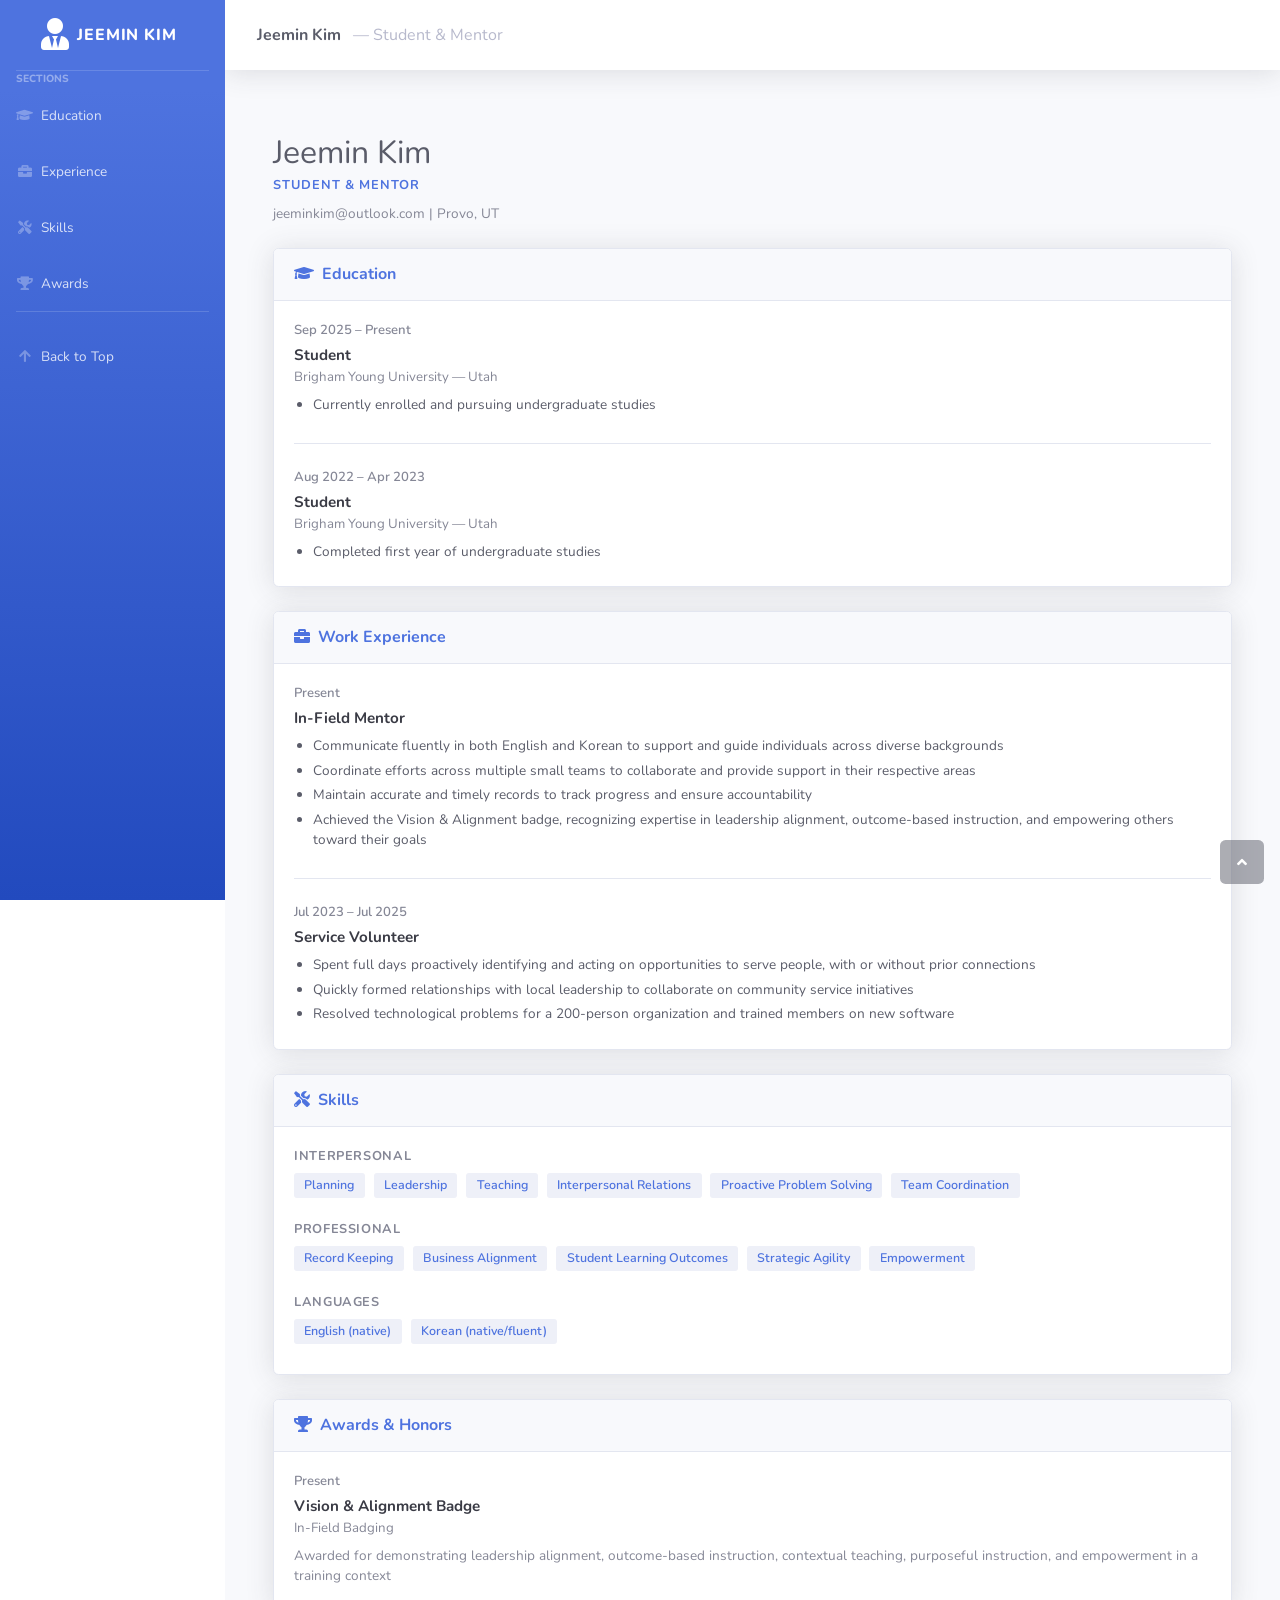
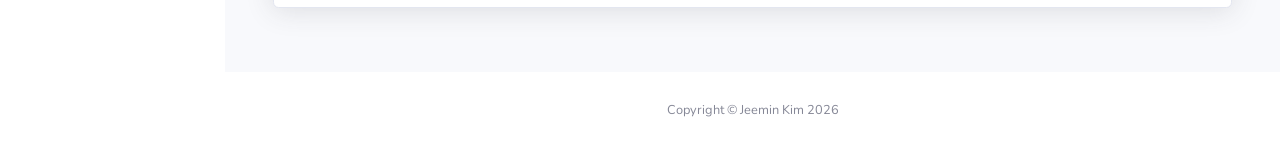
<file: index.html>
<!DOCTYPE html>
<html lang="en">

<head>
    <meta charset="utf-8">
    <meta http-equiv="X-UA-Compatible" content="IE=edge">
    <meta name="viewport" content="width=device-width, initial-scale=1, shrink-to-fit=no">
    <meta name="description" content="Jeemin Kim - Resume">
    <meta name="author" content="Jeemin Kim">

    <title>Jeemin Kim - Resume</title>

    <!-- Custom fonts -->
    <link href="vendor/fontawesome-free/css/all.min.css" rel="stylesheet" type="text/css">
    <link href="https://fonts.googleapis.com/css?family=Nunito:200,200i,300,300i,400,400i,600,600i,700,700i,800,800i,900,900i" rel="stylesheet">

    <!-- SB Admin 2 CSS -->
    <link href="css/sb-admin-2.min.css" rel="stylesheet">
    <link href="css/customtyle.css" rel="stylesheet">

</head>

<body id="page-top">

    <!-- Page Wrapper -->
    <div id="wrapper">

        <!-- Sidebar -->
        <ul class="navbar-nav bg-gradient-primary sidebar sidebar-dark accordion" id="accordionSidebar">

            <!-- Sidebar Brand -->
            <a class="sidebar-brand d-flex align-items-center justify-content-center" href="index.html">
                <div class="sidebar-brand-icon">
                    <i class="fas fa-user-tie"></i>
                </div>
                <div class="sidebar-brand-text mx-2">Jeemin Kim</div>
            </a>

            <hr class="sidebar-divider my-0">

            <!-- Sections -->
            <div class="sidebar-heading">Sections</div>

            <li class="nav-item">
                <a class="nav-link" href="#education">
                    <i class="fas fa-fw fa-graduation-cap"></i>
                    <span>Education</span>
                </a>
            </li>

            <li class="nav-item">
                <a class="nav-link" href="#experience">
                    <i class="fas fa-fw fa-briefcase"></i>
                    <span>Experience</span>
                </a>
            </li>

            <li class="nav-item">
                <a class="nav-link" href="#skills">
                    <i class="fas fa-fw fa-tools"></i>
                    <span>Skills</span>
                </a>
            </li>

            <li class="nav-item">
                <a class="nav-link" href="#awards">
                    <i class="fas fa-fw fa-trophy"></i>
                    <span>Awards</span>
                </a>
            </li>



            <hr class="sidebar-divider">

            <!-- Back to Top -->
            <li class="nav-item">
                <a class="nav-link" href="#page-top">
                    <i class="fas fa-fw fa-arrow-up"></i>
                    <span>Back to Top</span>
                </a>
            </li>

        </ul>
        <!-- End of Sidebar -->

        <!-- Content Wrapper -->
        <div id="content-wrapper" class="d-flex flex-column">

            <div id="content">

                <!-- Topbar -->
                <nav class="navbar navbar-expand navbar-light bg-white topbar mb-4 static-top shadow">
                    <div class="ml-3">
                        <span class="font-weight-bold text-dark">Jeemin Kim</span>
                        <span class="text-gray-500 ml-2">&mdash; Student &amp; Mentor</span>
                    </div>
                </nav>

                <!-- Page Content -->
                <div class="container-fluid">

                    <!-- Page Heading -->
                    <div class="mb-4">
                        <h1 class="h2 mb-1 text-gray-800">Jeemin Kim</h1>
                        <p class="mb-2" style="color:#4e73df; font-weight:700; font-size:0.8rem; letter-spacing:0.08em;">STUDENT &amp; MENTOR</p>
                        <div class="contact-bar">
                            <p>jeeminkim@outlook.com | Provo, UT</p>
                        </div>
                    </div>

                    <!-- Education -->
                    <div class="card shadow mb-4" id="education">
                        <div class="card-header py-3">
                            <h6 class="m-0 font-weight-bold text-primary">
                                <i class="fas fa-graduation-cap mr-1"></i> Education
                            </h6>
                        </div>
                        <div class="card-body">

                            <div class="resume-entry">
                                <div class="resume-entry-date">Sep 2025 – Present</div>
                                <div class="resume-entry-title">Student</div>
                                <div class="resume-entry-org">Brigham Young University — Utah</div>
                                <ul>
                                    <li>Currently enrolled and pursuing undergraduate studies</li>
                                </ul>
                            </div>

                            <div class="resume-entry">
                                <div class="resume-entry-date">Aug 2022 – Apr 2023</div>
                                <div class="resume-entry-title">Student</div>
                                <div class="resume-entry-org">Brigham Young University — Utah</div>
                                <ul>
                                    <li>Completed first year of undergraduate studies</li>
                                </ul>
                            </div>

                        </div>
                    </div>

                    <!-- Experience -->
                    <div class="card shadow mb-4" id="experience">
                        <div class="card-header py-3">
                            <h6 class="m-0 font-weight-bold text-primary">
                                <i class="fas fa-briefcase mr-1"></i> Work Experience
                            </h6>
                        </div>
                        <div class="card-body">

                            <div class="resume-entry">
                                <div class="resume-entry-date">Present</div>
                                <div class="resume-entry-title">In-Field Mentor</div>
                                <ul>
                                    <li>Communicate fluently in both English and Korean to support and guide individuals across diverse backgrounds</li>
                                    <li>Coordinate efforts across multiple small teams to collaborate and provide support in their respective areas</li>
                                    <li>Maintain accurate and timely records to track progress and ensure accountability</li>
                                    <li>Achieved the Vision &amp; Alignment badge, recognizing expertise in leadership alignment, outcome-based instruction, and empowering others toward their goals</li>
                                </ul>
                            </div>

                            <div class="resume-entry">
                                <div class="resume-entry-date">Jul 2023 – Jul 2025</div>
                                <div class="resume-entry-title">Service Volunteer</div>
                                <ul>
                                    <li>Spent full days proactively identifying and acting on opportunities to serve people, with or without prior connections</li>
                                    <li>Quickly formed relationships with local leadership to collaborate on community service initiatives</li>
                                    <li>Resolved technological problems for a 200-person organization and trained members on new software</li>
                                </ul>
                            </div>

                        </div>
                    </div>

                    <!-- Skills -->
                    <div class="card shadow mb-4" id="skills">
                        <div class="card-header py-3">
                            <h6 class="m-0 font-weight-bold text-primary">
                                <i class="fas fa-tools mr-1"></i> Skills
                            </h6>
                        </div>
                        <div class="card-body">

                            <div class="mb-3">
                                <div class="skill-category">Interpersonal</div>
                                <span class="skill-tag">Planning</span>
                                <span class="skill-tag">Leadership</span>
                                <span class="skill-tag">Teaching</span>
                                <span class="skill-tag">Interpersonal Relations</span>
                                <span class="skill-tag">Proactive Problem Solving</span>
                                <span class="skill-tag">Team Coordination</span>
                            </div>

                            <div class="mb-3">
                                <div class="skill-category">Professional</div>
                                <span class="skill-tag">Record Keeping</span>
                                <span class="skill-tag">Business Alignment</span>
                                <span class="skill-tag">Student Learning Outcomes</span>
                                <span class="skill-tag">Strategic Agility</span>
                                <span class="skill-tag">Empowerment</span>
                            </div>

                            <div class="mb-1">
                                <div class="skill-category">Languages</div>
                                <span class="skill-tag">English (native)</span>
                                <span class="skill-tag">Korean (native/fluent)</span>
                            </div>

                        </div>
                    </div>

                    <!-- Awards -->
                    <div class="card shadow mb-4" id="awards">
                        <div class="card-header py-3">
                            <h6 class="m-0 font-weight-bold text-primary">
                                <i class="fas fa-trophy mr-1"></i> Awards &amp; Honors
                            </h6>
                        </div>
                        <div class="card-body">

                            <div class="resume-entry">
                                <div class="resume-entry-date">Present</div>
                                <div class="resume-entry-title">Vision &amp; Alignment Badge</div>
                                <div class="resume-entry-org">In-Field Badging</div>
                                <p style="font-size:0.85rem; color:#858796; margin:0.25rem 0 0;">
                                    Awarded for demonstrating leadership alignment, outcome-based instruction, contextual teaching, purposeful instruction, and empowerment in a training context
                                </p>
                            </div>

                        </div>
                    </div>

                </div>
                <!-- /.container-fluid -->

            </div>
            <!-- End of Main Content -->

            <!-- Footer -->
            <footer class="sticky-footer bg-white">
                <div class="container my-auto">
                    <div class="copyright text-center my-auto">
                        <span>Copyright &copy; Jeemin Kim <span id="year"></span></span>
                    </div>
                </div>
            </footer>

        </div>
        <!-- End of Content Wrapper -->

    </div>
    <!-- End of Page Wrapper -->

    <!-- Scroll to Top Button -->
    <a class="scroll-to-top rounded" href="#page-top">
        <i class="fas fa-angle-up"></i>
    </a>

    <!-- Bootstrap core JavaScript -->
    <script src="vendor/jquery/jquery.min.js"></script>
    <script src="vendor/bootstrap/js/bootstrap.bundle.min.js"></script>
    <script src="vendor/jquery-easing/jquery.easing.min.js"></script>
    <script src="js/sb-admin-2.min.js"></script>

    <script>
        // Footer year
        document.getElementById('year').textContent = new Date().getFullYear();

        // Smooth scroll for anchor nav links
        document.querySelectorAll('.nav-link[href^="#"]').forEach(function(link) {
            link.addEventListener('click', function(e) {
                e.preventDefault();
                var target = document.querySelector(this.getAttribute('href'));
                if (target) target.scrollIntoView({ behavior: 'smooth', block: 'start' });
            });
        });
    </script>

</body>
</html>
</file>
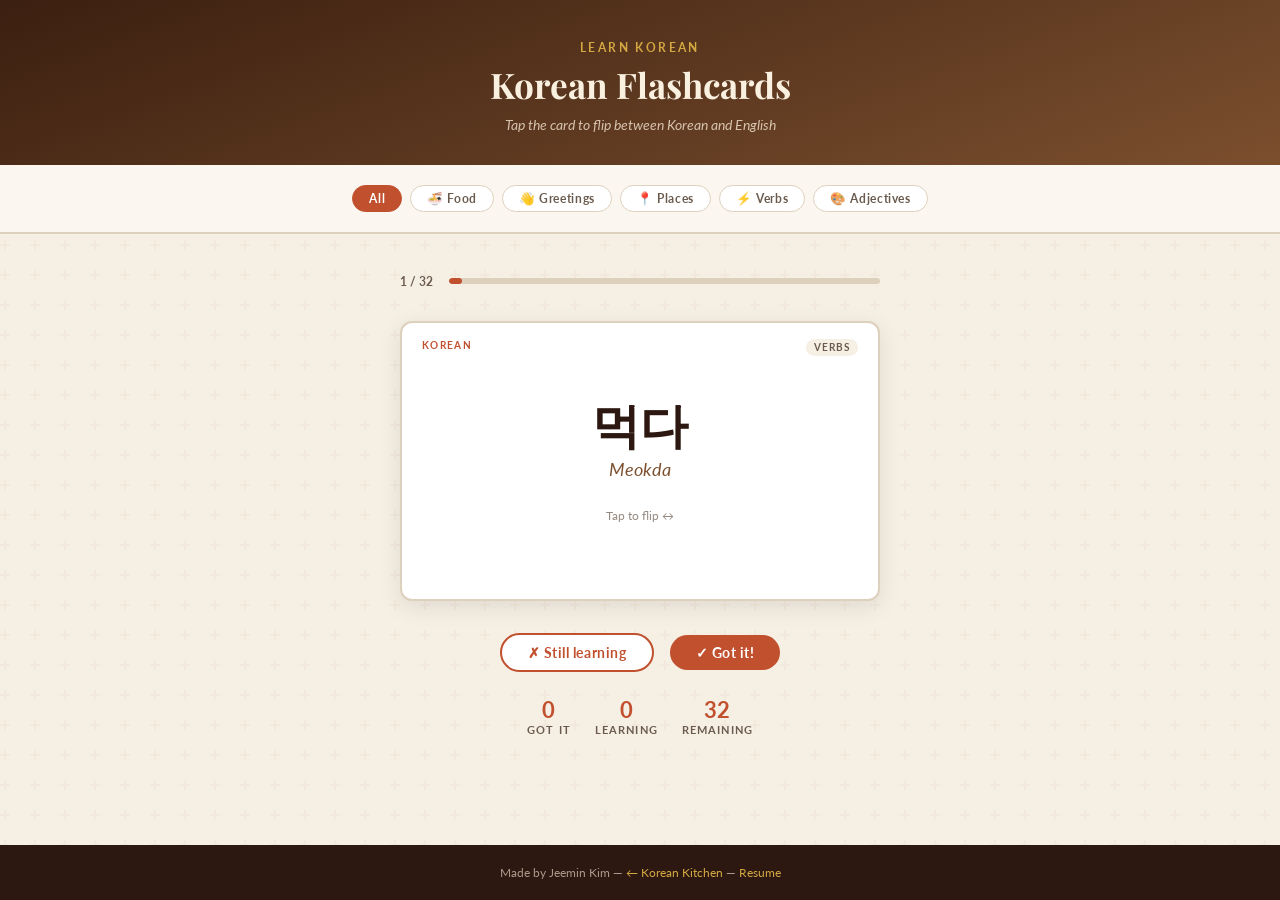
<file: flashcards.html>
<!DOCTYPE html>
<html lang="en">
<head>
    <meta charset="UTF-8">
    <meta name="viewport" content="width=device-width, initial-scale=1.0">
    <title>Korean Flashcards — Jeemin Kim</title>
    <link href="https://fonts.googleapis.com/css2?family=Playfair+Display:wght@600&family=Lato:wght@300;400;700&display=swap" rel="stylesheet">
    <style>
        /* ── Base ── */
        :root {
            --bg:     #F5EFE4;
            --dark:   #2C1810;
            --brown:  #7B4F2E;
            --rust:   #C1502E;
            --gold:   #D4A843;
            --cream:  #FBF7F0;
            --mid:    #6B5B4E;
            --rule:   #DDD0BC;
            --white:  #ffffff;
        }

        * { box-sizing: border-box; margin: 0; padding: 0; }

        body {
            background-color: var(--bg);
            background-image: url("data:image/svg+xml,%3Csvg width='60' height='60' viewBox='0 0 60 60' xmlns='http://www.w3.org/2000/svg'%3E%3Cg fill='none' fill-rule='evenodd'%3E%3Cg fill='%23c1a06e' fill-opacity='0.07'%3E%3Cpath d='M36 34v-4h-2v4h-4v2h4v4h2v-4h4v-2h-4zm0-30V0h-2v4h-4v2h4v4h2V6h4V4h-4zM6 34v-4H4v4H0v2h4v4h2v-4h4v-2H6zM6 4V0H4v4H0v2h4v4h2V6h4V4H6z'/%3E%3C/g%3E%3C/g%3E%3C/svg%3E");
            font-family: 'Lato', sans-serif;
            color: var(--dark);
            min-height: 100vh;
            display: flex;
            flex-direction: column;
        }

        /* ── Header ── */
        header {
            background: linear-gradient(160deg, #3B1F10 0%, #7B4F2E 100%);
            color: #FAF0E0;
            text-align: center;
            padding: 2.5rem 1rem 2rem;
        }

        header .subtitle {
            font-size: 0.75rem;
            font-weight: 700;
            letter-spacing: 0.2em;
            text-transform: uppercase;
            color: var(--gold);
            margin-bottom: 0.4rem;
        }

        header h1 {
            font-family: 'Playfair Display', serif;
            font-size: 2.2rem;
            color: #FAF0E0;
            margin-bottom: 0.5rem;
        }

        header p {
            font-size: 0.9rem;
            color: rgba(255,240,220,0.75);
            font-style: italic;
        }

        /* ── Filter bar ── */
        .filter-bar {
            display: flex;
            justify-content: center;
            flex-wrap: wrap;
            gap: 0.5rem;
            padding: 1.25rem 1rem;
            background: var(--cream);
            border-bottom: 2px solid var(--rule);
        }

        .filter-btn {
            background: var(--white);
            border: 1.5px solid var(--rule);
            color: var(--mid);
            padding: 0.3rem 1rem;
            border-radius: 20px;
            font-size: 0.78rem;
            font-weight: 700;
            letter-spacing: 0.05em;
            cursor: pointer;
            transition: all 0.15s;
            font-family: 'Lato', sans-serif;
        }

        .filter-btn:hover { border-color: var(--rust); color: var(--rust); }
        .filter-btn.active { background: var(--rust); border-color: var(--rust); color: #fff; }

        /* ── Main ── */
        main {
            flex: 1;
            display: flex;
            flex-direction: column;
            align-items: center;
            padding: 2.5rem 1rem;
        }

        /* ── Progress ── */
        .progress-row {
            display: flex;
            align-items: center;
            gap: 1rem;
            margin-bottom: 2rem;
            width: 100%;
            max-width: 480px;
        }

        .progress-bar-track {
            flex: 1;
            height: 6px;
            background: var(--rule);
            border-radius: 3px;
            overflow: hidden;
        }

        .progress-bar-fill {
            height: 100%;
            background: var(--rust);
            border-radius: 3px;
            transition: width 0.3s ease;
        }

        .progress-label {
            font-size: 0.78rem;
            font-weight: 700;
            color: var(--mid);
            white-space: nowrap;
        }

        /* ── Card ── */
        .card-area {
            width: 100%;
            max-width: 480px;
            margin-bottom: 2rem;
        }

        .flashcard {
            background: var(--white);
            border: 2px solid var(--rule);
            border-radius: 12px;
            box-shadow: 0 6px 24px rgba(0,0,0,0.09);
            min-height: 280px;
            display: flex;
            flex-direction: column;
            align-items: center;
            justify-content: center;
            padding: 2.5rem 2rem;
            cursor: pointer;
            position: relative;
            transition: box-shadow 0.2s, transform 0.15s;
            user-select: none;
            text-align: center;
        }

        .flashcard:hover {
            box-shadow: 0 10px 32px rgba(0,0,0,0.13);
            transform: translateY(-2px);
        }

        .flashcard:active { transform: translateY(0); }

        .card-side-label {
            position: absolute;
            top: 1rem;
            left: 1.25rem;
            font-size: 0.65rem;
            font-weight: 700;
            letter-spacing: 0.13em;
            text-transform: uppercase;
            color: var(--rust);
        }

        .card-category {
            position: absolute;
            top: 1rem;
            right: 1.25rem;
            font-size: 0.65rem;
            font-weight: 700;
            letter-spacing: 0.1em;
            text-transform: uppercase;
            color: var(--mid);
            background: var(--bg);
            padding: 0.15rem 0.5rem;
            border-radius: 10px;
        }

        /* Korean side */
        .korean-char {
            font-size: 3rem;
            font-weight: 700;
            color: var(--dark);
            line-height: 1.1;
            margin-bottom: 0.5rem;
        }

        .romanized {
            font-size: 1.1rem;
            color: var(--brown);
            font-style: italic;
            margin-bottom: 0.25rem;
        }

        .tap-hint {
            margin-top: 1.5rem;
            font-size: 0.75rem;
            color: var(--mid);
            opacity: 0.7;
        }

        /* English side */
        .english-word {
            font-family: 'Playfair Display', serif;
            font-size: 2rem;
            color: var(--dark);
            margin-bottom: 0.5rem;
        }

        .english-note {
            font-size: 0.85rem;
            color: var(--mid);
            font-style: italic;
            max-width: 300px;
        }

        /* Revealed state */
        .flashcard.revealed {
            border-color: var(--gold);
            background: #FFFBF3;
        }

        /* ── Controls ── */
        .controls {
            display: flex;
            align-items: center;
            gap: 1rem;
            margin-bottom: 1.5rem;
        }

        .btn {
            background: var(--rust);
            color: #fff;
            border: none;
            padding: 0.6rem 1.6rem;
            border-radius: 24px;
            font-size: 0.85rem;
            font-weight: 700;
            font-family: 'Lato', sans-serif;
            cursor: pointer;
            transition: background 0.15s, transform 0.1s;
            letter-spacing: 0.04em;
        }

        .btn:hover { background: var(--brown); }
        .btn:active { transform: scale(0.97); }

        .btn-secondary {
            background: var(--white);
            color: var(--rust);
            border: 2px solid var(--rust);
        }

        .btn-secondary:hover { background: var(--rust); color: #fff; }

        /* ── Score ── */
        .score-row {
            display: flex;
            gap: 1.5rem;
            margin-bottom: 0.5rem;
        }

        .score-item {
            text-align: center;
        }

        .score-num {
            font-size: 1.4rem;
            font-weight: 700;
            color: var(--rust);
        }

        .score-lbl {
            font-size: 0.7rem;
            font-weight: 700;
            letter-spacing: 0.1em;
            text-transform: uppercase;
            color: var(--mid);
        }

        /* ── Complete screen ── */
        .complete-screen {
            display: none;
            text-align: center;
            max-width: 400px;
        }

        .complete-screen.show { display: block; }
        .card-area.hide, .controls.hide, .progress-row.hide { display: none; }

        .complete-screen h2 {
            font-family: 'Playfair Display', serif;
            font-size: 2rem;
            color: var(--dark);
            margin-bottom: 0.75rem;
        }

        .complete-screen p {
            color: var(--mid);
            margin-bottom: 1.5rem;
            font-size: 0.95rem;
        }

        .big-score {
            font-size: 3.5rem;
            font-weight: 700;
            color: var(--rust);
            font-family: 'Playfair Display', serif;
            line-height: 1;
            margin-bottom: 0.25rem;
        }

        .big-score-label {
            font-size: 0.8rem;
            color: var(--mid);
            letter-spacing: 0.1em;
            text-transform: uppercase;
            margin-bottom: 1.5rem;
        }

        /* ── Footer ── */
        footer {
            background: var(--dark);
            color: rgba(255,240,220,0.6);
            text-align: center;
            padding: 1.25rem;
            font-size: 0.78rem;
        }

        footer a { color: var(--gold); text-decoration: none; }
        footer a:hover { text-decoration: underline; }

        @media (max-width: 520px) {
            header h1 { font-size: 1.7rem; }
            .flashcard { min-height: 230px; padding: 2rem 1.25rem; }
            .korean-char { font-size: 2.4rem; }
        }
    </style>
</head>
<body>

    <header>
        <div class="subtitle">Learn Korean</div>
        <h1>Korean Flashcards</h1>
        <p>Tap the card to flip between Korean and English</p>
    </header>

    <div class="filter-bar">
        <button class="filter-btn active" onclick="setFilter('all')">All</button>
        <button class="filter-btn" onclick="setFilter('food')">🍜 Food</button>
        <button class="filter-btn" onclick="setFilter('greetings')">👋 Greetings</button>
        <button class="filter-btn" onclick="setFilter('places')">📍 Places</button>
        <button class="filter-btn" onclick="setFilter('verbs')">⚡ Verbs</button>
        <button class="filter-btn" onclick="setFilter('adjectives')">🎨 Adjectives</button>
    </div>

    <main>

        <div class="progress-row" id="progressRow">
            <span class="progress-label" id="progressLabel">1 / 10</span>
            <div class="progress-bar-track">
                <div class="progress-bar-fill" id="progressFill" style="width: 10%"></div>
            </div>
        </div>

        <div class="card-area" id="cardArea">
            <div class="flashcard" id="flashcard" onclick="revealCard()">
                <div class="card-side-label" id="sideLbl">Korean</div>
                <div class="card-category" id="catLbl">Food</div>
                <div class="korean-char" id="koreanChar">김치</div>
                <div class="romanized" id="romanized">Kimchi</div>
                <div class="tap-hint" id="tapHint">Tap to flip ↔</div>
                <div class="english-word" id="englishWord" style="display:none;"></div>
                <div class="english-note" id="englishNote" style="display:none;"></div>
            </div>
        </div>

        <div class="controls" id="controls">
            <button class="btn btn-secondary" onclick="markCard(false)">✗ Still learning</button>
            <button class="btn" onclick="markCard(true)">✓ Got it!</button>
        </div>

        <div class="score-row">
            <div class="score-item">
                <div class="score-num" id="gotItCount">0</div>
                <div class="score-lbl">Got It</div>
            </div>
            <div class="score-item">
                <div class="score-num" id="learningCount">0</div>
                <div class="score-lbl">Learning</div>
            </div>
            <div class="score-item">
                <div class="score-num" id="remainCount">0</div>
                <div class="score-lbl">Remaining</div>
            </div>
        </div>

        <!-- Complete screen -->
        <div class="complete-screen" id="completeScreen">
            <div class="big-score" id="finalScore">0</div>
            <div class="big-score-label">cards mastered</div>
            <h2>Nice work! 잘했어요!</h2>
            <p id="completeMsg">Keep practicing to master them all.</p>
            <button class="btn" onclick="restartDeck()" style="margin-right: 0.5rem;">🔄 Restart</button>
            <button class="btn btn-secondary" onclick="reviewLearning()">📖 Review Learning</button>
        </div>

    </main>

    <footer>
        <p>Made by Jeemin Kim &mdash; <a href="cooking.html">← Korean Kitchen</a> &mdash; <a href="index.html">Resume</a></p>
    </footer>

    <script>
        const allCards = [
            // Food
            { korean: '김치', romanized: 'Kimchi', english: 'Kimchi', note: 'Fermented spicy cabbage — a Korean staple', category: 'food' },
            { korean: '비빔밥', romanized: 'Bibimbap', english: 'Mixed Rice Bowl', note: 'Rice topped with vegetables, egg, and gochujang', category: 'food' },
            { korean: '불고기', romanized: 'Bulgogi', english: 'Marinated Beef', note: 'Thinly sliced beef grilled with soy and pear marinade', category: 'food' },
            { korean: '떡볶이', romanized: 'Tteokbokki', english: 'Spicy Rice Cakes', note: 'Chewy rice cakes in a sweet-spicy sauce', category: 'food' },
            { korean: '삼겹살', romanized: 'Samgyeopsal', english: 'Pork Belly', note: 'Grilled at the table, wrapped in lettuce', category: 'food' },
            { korean: '된장찌개', romanized: 'Doenjang Jjigae', english: 'Soybean Paste Stew', note: 'Hearty fermented soybean stew with tofu and vegetables', category: 'food' },
            { korean: '냉면', romanized: 'Naengmyeon', english: 'Cold Noodles', note: 'Buckwheat noodles served in icy broth', category: 'food' },
            { korean: '갈비', romanized: 'Galbi', english: 'Short Ribs', note: 'Grilled marinated beef or pork ribs', category: 'food' },
            // Greetings
            { korean: '안녕하세요', romanized: 'Annyeonghaseyo', english: 'Hello', note: 'Formal greeting used in most situations', category: 'greetings' },
            { korean: '감사합니다', romanized: 'Gamsahamnida', english: 'Thank you', note: 'Formal expression of gratitude', category: 'greetings' },
            { korean: '죄송합니다', romanized: 'Joesonghamnida', english: 'I am sorry', note: 'Formal apology', category: 'greetings' },
            { korean: '반갑습니다', romanized: 'Bangapseumnida', english: 'Nice to meet you', note: 'Said when meeting someone for the first time', category: 'greetings' },
            { korean: '잘 지내요?', romanized: 'Jal jinaeyo?', english: 'How are you?', note: 'Casual way to ask how someone is doing', category: 'greetings' },
            { korean: '잘 가요', romanized: 'Jal gayo', english: 'Goodbye (to one leaving)', note: 'Said to someone who is leaving', category: 'greetings' },
            // Places
            { korean: '학교', romanized: 'Hakgyo', english: 'School', note: 'Can refer to any level of school', category: 'places' },
            { korean: '병원', romanized: 'Byeongwon', english: 'Hospital', note: 'Also used for clinics in everyday speech', category: 'places' },
            { korean: '시장', romanized: 'Sijang', english: 'Market', note: 'Traditional outdoor or indoor market', category: 'places' },
            { korean: '식당', romanized: 'Sikdang', english: 'Restaurant', note: 'General word for any eating establishment', category: 'places' },
            { korean: '도서관', romanized: 'Doseogwan', english: 'Library', note: 'Public or school library', category: 'places' },
            { korean: '공항', romanized: 'Gonghang', english: 'Airport', note: 'Incheon is Korea\'s main international airport', category: 'places' },
            // Verbs
            { korean: '먹다', romanized: 'Meokda', english: 'To eat', note: 'One of the most useful verbs you\'ll learn!', category: 'verbs' },
            { korean: '마시다', romanized: 'Masida', english: 'To drink', note: 'Used for all beverages', category: 'verbs' },
            { korean: '가다', romanized: 'Gada', english: 'To go', note: 'Fundamental movement verb', category: 'verbs' },
            { korean: '오다', romanized: 'Oda', english: 'To come', note: 'Opposite of 가다 (to go)', category: 'verbs' },
            { korean: '공부하다', romanized: 'Gongbuhada', english: 'To study', note: '공부 = study, 하다 = to do', category: 'verbs' },
            { korean: '배우다', romanized: 'Baeuda', english: 'To learn', note: 'Like learning Korean right now!', category: 'verbs' },
            // Adjectives
            { korean: '맛있다', romanized: 'Masitda', english: 'Delicious', note: 'Literally "there is taste" — highest compliment for food', category: 'adjectives' },
            { korean: '맵다', romanized: 'Maepda', english: 'Spicy', note: 'Very useful for Korean cuisine!', category: 'adjectives' },
            { korean: '크다', romanized: 'Keuda', english: 'Big / Large', note: 'Describes size of objects or spaces', category: 'adjectives' },
            { korean: '작다', romanized: 'Jakda', english: 'Small / Little', note: 'Opposite of 크다 (big)', category: 'adjectives' },
            { korean: '좋다', romanized: 'Jota', english: 'Good / Nice', note: 'Very versatile — used for people, things, situations', category: 'adjectives' },
            { korean: '예쁘다', romanized: 'Yeppeuda', english: 'Pretty / Beautiful', note: 'Used for people, objects, scenery', category: 'adjectives' },
        ];

        let deck = [];
        let currentIndex = 0;
        let gotIt = 0;
        let learning = 0;
        let revealed = false;
        let currentFilter = 'all';

        function setFilter(filter) {
            currentFilter = filter;
            document.querySelectorAll('.filter-btn').forEach(b => b.classList.remove('active'));
            event.target.classList.add('active');
            restartDeck();
        }

        function shuffle(arr) {
            for (let i = arr.length - 1; i > 0; i--) {
                const j = Math.floor(Math.random() * (i + 1));
                [arr[i], arr[j]] = [arr[j], arr[i]];
            }
            return arr;
        }

        function restartDeck() {
            deck = shuffle([...(currentFilter === 'all' ? allCards : allCards.filter(c => c.category === currentFilter))]);
            currentIndex = 0;
            gotIt = 0;
            learning = 0;
            revealed = false;
            document.getElementById('completeScreen').classList.remove('show');
            document.getElementById('cardArea').classList.remove('hide');
            document.getElementById('controls').classList.remove('hide');
            document.getElementById('progressRow').classList.remove('hide');
            updateScores();
            showCard();
        }

        function showCard() {
            if (currentIndex >= deck.length) {
                showComplete();
                return;
            }
            const card = deck[currentIndex];
            revealed = false;

            const fc = document.getElementById('flashcard');
            fc.classList.remove('revealed');

            document.getElementById('sideLbl').textContent = 'Korean';
            document.getElementById('catLbl').textContent = card.category.charAt(0).toUpperCase() + card.category.slice(1);
            document.getElementById('koreanChar').style.display = '';
            document.getElementById('romanized').style.display = '';
            document.getElementById('tapHint').style.display = '';
            document.getElementById('englishWord').style.display = 'none';
            document.getElementById('englishNote').style.display = 'none';

            document.getElementById('koreanChar').textContent = card.korean;
            document.getElementById('romanized').textContent = card.romanized;

            updateProgress();
        }

        function revealCard() {
            const card = deck[currentIndex];
            const fc = document.getElementById('flashcard');

            if (!revealed) {
                // Flip to English
                revealed = true;
                fc.classList.add('revealed');

                document.getElementById('sideLbl').textContent = 'English';
                document.getElementById('koreanChar').style.display = 'none';
                document.getElementById('romanized').style.display = 'none';
                document.getElementById('tapHint').style.display = 'none';

                document.getElementById('englishWord').textContent = card.english;
                document.getElementById('englishNote').textContent = card.note;
                document.getElementById('englishWord').style.display = '';
                document.getElementById('englishNote').style.display = '';
            } else {
                // Flip back to Korean
                revealed = false;
                fc.classList.remove('revealed');

                document.getElementById('sideLbl').textContent = 'Korean';
                document.getElementById('koreanChar').style.display = '';
                document.getElementById('romanized').style.display = '';
                document.getElementById('tapHint').style.display = '';

                document.getElementById('englishWord').style.display = 'none';
                document.getElementById('englishNote').style.display = 'none';
            }
        }

        function markCard(correct) {
            if (!revealed) {
                revealCard();
                return;
            }
            if (correct) gotIt++;
            else learning++;
            currentIndex++;
            updateScores();
            showCard();
        }

        function updateProgress() {
            const total = deck.length;
            const current = currentIndex + 1;
            document.getElementById('progressLabel').textContent = current + ' / ' + total;
            document.getElementById('progressFill').style.width = ((current / total) * 100) + '%';
        }

        function updateScores() {
            document.getElementById('gotItCount').textContent = gotIt;
            document.getElementById('learningCount').textContent = learning;
            document.getElementById('remainCount').textContent = Math.max(0, deck.length - currentIndex);
        }

        function showComplete() {
            document.getElementById('cardArea').classList.add('hide');
            document.getElementById('controls').classList.add('hide');
            document.getElementById('progressRow').classList.add('hide');
            document.getElementById('completeScreen').classList.add('show');
            document.getElementById('finalScore').textContent = gotIt;
            const total = deck.length;
            const pct = Math.round((gotIt / total) * 100);
            let msg = '';
            if (pct === 100) msg = '🎉 Perfect score! You\'re a Korean master!';
            else if (pct >= 75) msg = '잘했어요! Great job — almost there!';
            else if (pct >= 50) msg = '괜찮아요! Good effort — keep practicing!';
            else msg = '화이팅! Don\'t give up — try again!';
            document.getElementById('completeMsg').textContent = msg;
        }

        function reviewLearning() {
            deck = shuffle(allCards.filter((_, i) => {
                // rebuild learning deck — cards not marked correct
                return true;
            }));
            // Just restart for now with same filter
            restartDeck();
        }

        // Init
        restartDeck();
    </script>

</body>
</html>
</file>
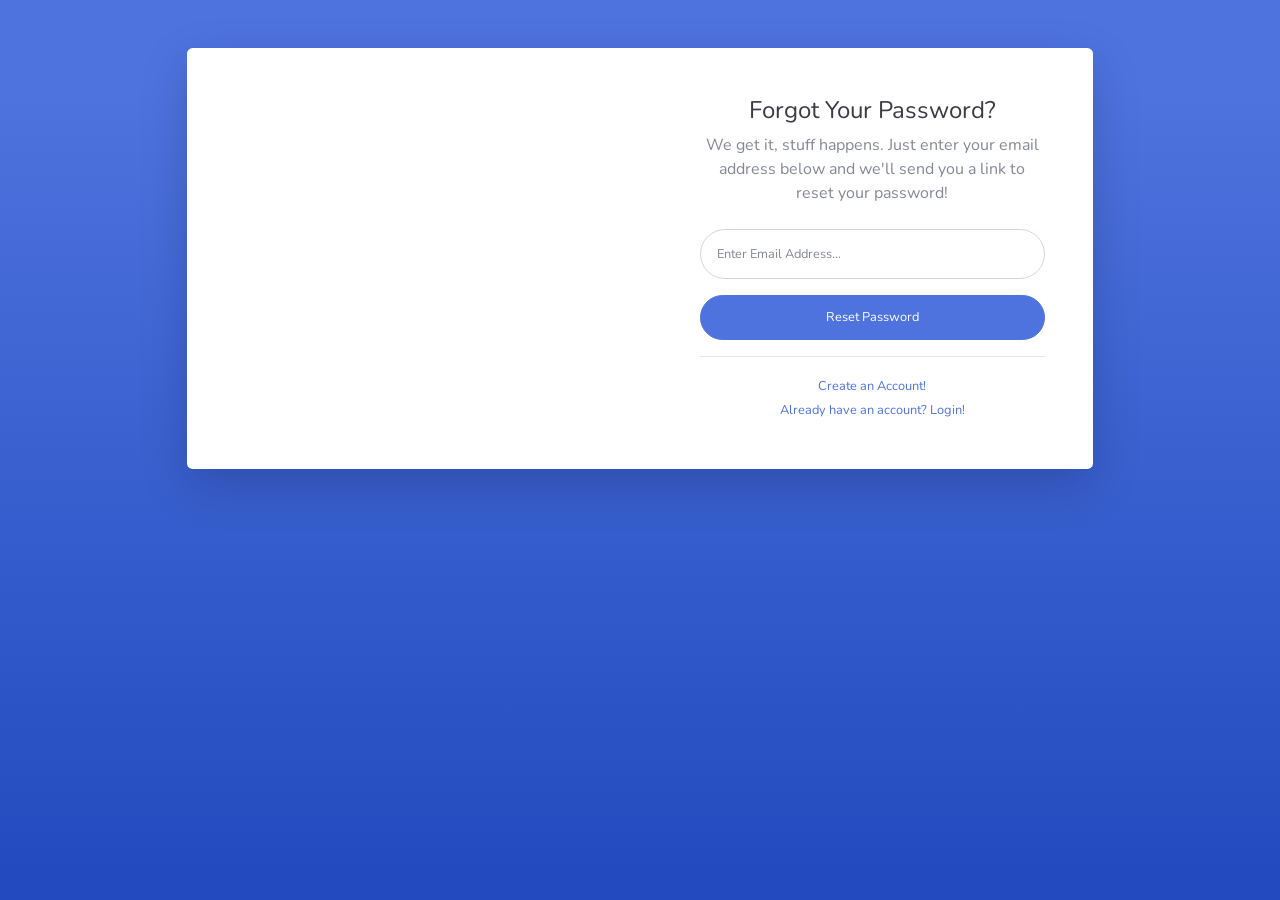
<file: forgot-password.html>
<!DOCTYPE html>
<html lang="en">

<head>

    <meta charset="utf-8">
    <meta http-equiv="X-UA-Compatible" content="IE=edge">
    <meta name="viewport" content="width=device-width, initial-scale=1, shrink-to-fit=no">
    <meta name="description" content="">
    <meta name="author" content="">

    <title>SB Admin 2 - Forgot Password</title>

    <!-- Custom fonts for this template-->
    <link href="vendor/fontawesome-free/css/all.min.css" rel="stylesheet" type="text/css">
    <link
        href="https://fonts.googleapis.com/css?family=Nunito:200,200i,300,300i,400,400i,600,600i,700,700i,800,800i,900,900i"
        rel="stylesheet">

    <!-- Custom styles for this template-->
    <link href="css/sb-admin-2.min.css" rel="stylesheet">

</head>

<body class="bg-gradient-primary">

    <div class="container">

        <!-- Outer Row -->
        <div class="row justify-content-center">

            <div class="col-xl-10 col-lg-12 col-md-9">

                <div class="card o-hidden border-0 shadow-lg my-5">
                    <div class="card-body p-0">
                        <!-- Nested Row within Card Body -->
                        <div class="row">
                            <div class="col-lg-6 d-none d-lg-block bg-password-image"></div>
                            <div class="col-lg-6">
                                <div class="p-5">
                                    <div class="text-center">
                                        <h1 class="h4 text-gray-900 mb-2">Forgot Your Password?</h1>
                                        <p class="mb-4">We get it, stuff happens. Just enter your email address below
                                            and we'll send you a link to reset your password!</p>
                                    </div>
                                    <form class="user">
                                        <div class="form-group">
                                            <input type="email" class="form-control form-control-user"
                                                id="exampleInputEmail" aria-describedby="emailHelp"
                                                placeholder="Enter Email Address...">
                                        </div>
                                        <a href="login.html" class="btn btn-primary btn-user btn-block">
                                            Reset Password
                                        </a>
                                    </form>
                                    <hr>
                                    <div class="text-center">
                                        <a class="small" href="register.html">Create an Account!</a>
                                    </div>
                                    <div class="text-center">
                                        <a class="small" href="login.html">Already have an account? Login!</a>
                                    </div>
                                </div>
                            </div>
                        </div>
                    </div>
                </div>

            </div>

        </div>

    </div>

    <!-- Bootstrap core JavaScript-->
    <script src="vendor/jquery/jquery.min.js"></script>
    <script src="vendor/bootstrap/js/bootstrap.bundle.min.js"></script>

    <!-- Core plugin JavaScript-->
    <script src="vendor/jquery-easing/jquery.easing.min.js"></script>

    <!-- Custom scripts for all pages-->
    <script src="js/sb-admin-2.min.js"></script>

</body>

</html>
</file>
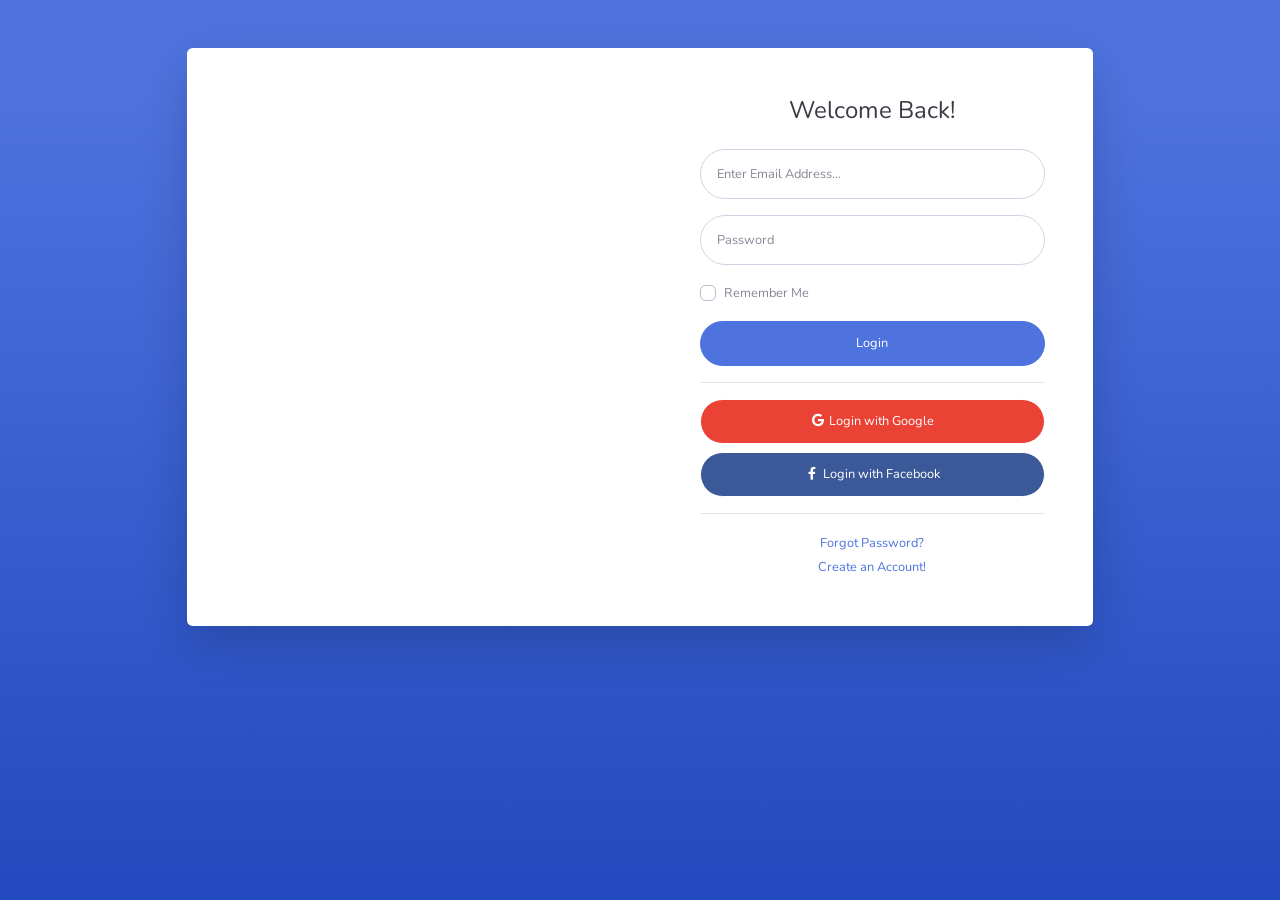
<file: login.html>
<!DOCTYPE html>
<html lang="en">

<head>

    <meta charset="utf-8">
    <meta http-equiv="X-UA-Compatible" content="IE=edge">
    <meta name="viewport" content="width=device-width, initial-scale=1, shrink-to-fit=no">
    <meta name="description" content="">
    <meta name="author" content="">

    <title>SB Admin 2 - Login</title>

    <!-- Custom fonts for this template-->
    <link href="vendor/fontawesome-free/css/all.min.css" rel="stylesheet" type="text/css">
    <link
        href="https://fonts.googleapis.com/css?family=Nunito:200,200i,300,300i,400,400i,600,600i,700,700i,800,800i,900,900i"
        rel="stylesheet">

    <!-- Custom styles for this template-->
    <link href="css/sb-admin-2.min.css" rel="stylesheet">

</head>

<body class="bg-gradient-primary">

    <div class="container">

        <!-- Outer Row -->
        <div class="row justify-content-center">

            <div class="col-xl-10 col-lg-12 col-md-9">

                <div class="card o-hidden border-0 shadow-lg my-5">
                    <div class="card-body p-0">
                        <!-- Nested Row within Card Body -->
                        <div class="row">
                            <div class="col-lg-6 d-none d-lg-block bg-login-image"></div>
                            <div class="col-lg-6">
                                <div class="p-5">
                                    <div class="text-center">
                                        <h1 class="h4 text-gray-900 mb-4">Welcome Back!</h1>
                                    </div>
                                    <form class="user">
                                        <div class="form-group">
                                            <input type="email" class="form-control form-control-user"
                                                id="exampleInputEmail" aria-describedby="emailHelp"
                                                placeholder="Enter Email Address...">
                                        </div>
                                        <div class="form-group">
                                            <input type="password" class="form-control form-control-user"
                                                id="exampleInputPassword" placeholder="Password">
                                        </div>
                                        <div class="form-group">
                                            <div class="custom-control custom-checkbox small">
                                                <input type="checkbox" class="custom-control-input" id="customCheck">
                                                <label class="custom-control-label" for="customCheck">Remember
                                                    Me</label>
                                            </div>
                                        </div>
                                        <a href="index.html" class="btn btn-primary btn-user btn-block">
                                            Login
                                        </a>
                                        <hr>
                                        <a href="index.html" class="btn btn-google btn-user btn-block">
                                            <i class="fab fa-google fa-fw"></i> Login with Google
                                        </a>
                                        <a href="index.html" class="btn btn-facebook btn-user btn-block">
                                            <i class="fab fa-facebook-f fa-fw"></i> Login with Facebook
                                        </a>
                                    </form>
                                    <hr>
                                    <div class="text-center">
                                        <a class="small" href="forgot-password.html">Forgot Password?</a>
                                    </div>
                                    <div class="text-center">
                                        <a class="small" href="register.html">Create an Account!</a>
                                    </div>
                                </div>
                            </div>
                        </div>
                    </div>
                </div>

            </div>

        </div>

    </div>

    <!-- Bootstrap core JavaScript-->
    <script src="vendor/jquery/jquery.min.js"></script>
    <script src="vendor/bootstrap/js/bootstrap.bundle.min.js"></script>

    <!-- Core plugin JavaScript-->
    <script src="vendor/jquery-easing/jquery.easing.min.js"></script>

    <!-- Custom scripts for all pages-->
    <script src="js/sb-admin-2.min.js"></script>

</body>

</html>
</file>
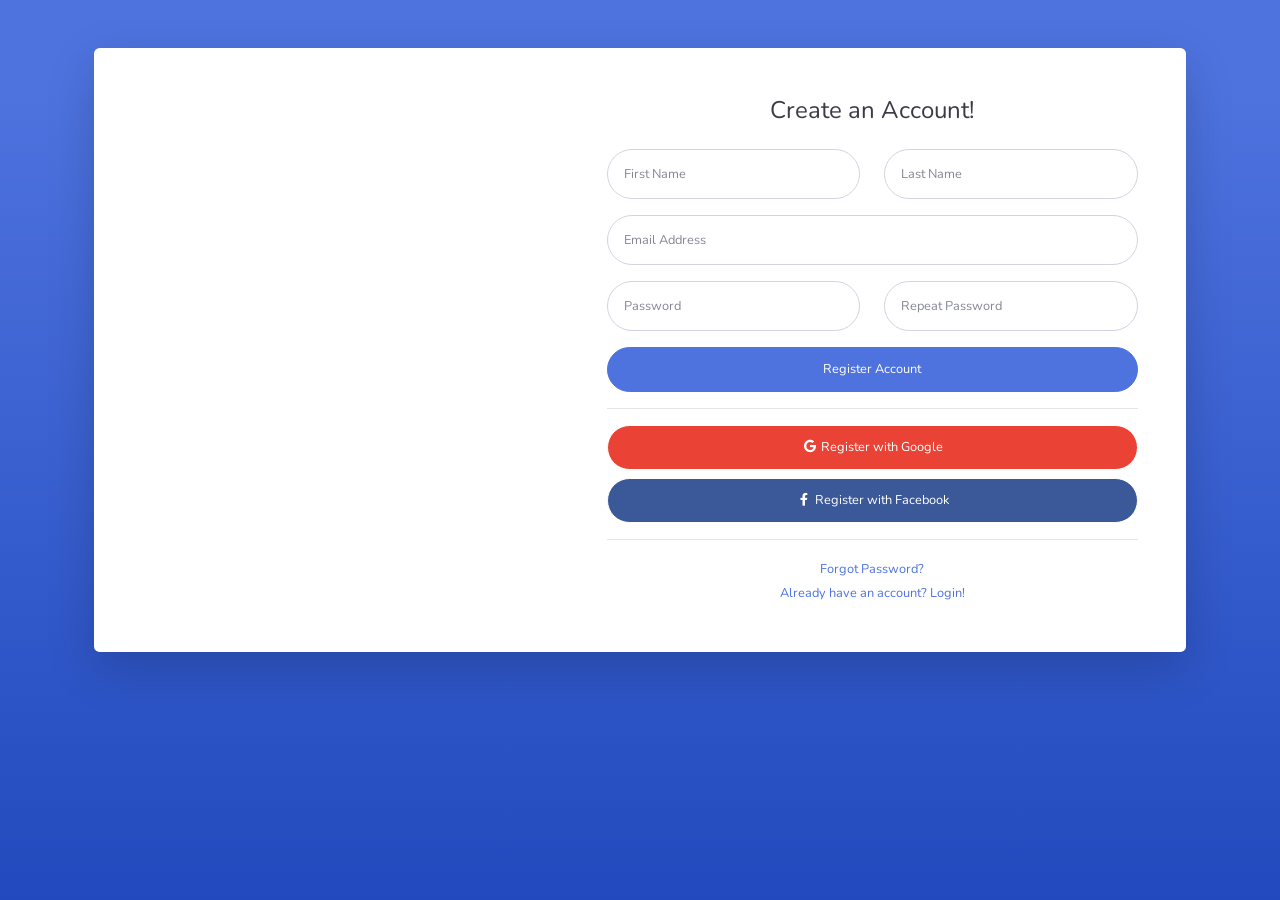
<file: register.html>
<!DOCTYPE html>
<html lang="en">

<head>

    <meta charset="utf-8">
    <meta http-equiv="X-UA-Compatible" content="IE=edge">
    <meta name="viewport" content="width=device-width, initial-scale=1, shrink-to-fit=no">
    <meta name="description" content="">
    <meta name="author" content="">

    <title>SB Admin 2 - Register</title>

    <!-- Custom fonts for this template-->
    <link href="vendor/fontawesome-free/css/all.min.css" rel="stylesheet" type="text/css">
    <link
        href="https://fonts.googleapis.com/css?family=Nunito:200,200i,300,300i,400,400i,600,600i,700,700i,800,800i,900,900i"
        rel="stylesheet">

    <!-- Custom styles for this template-->
    <link href="css/sb-admin-2.min.css" rel="stylesheet">

</head>

<body class="bg-gradient-primary">

    <div class="container">

        <div class="card o-hidden border-0 shadow-lg my-5">
            <div class="card-body p-0">
                <!-- Nested Row within Card Body -->
                <div class="row">
                    <div class="col-lg-5 d-none d-lg-block bg-register-image"></div>
                    <div class="col-lg-7">
                        <div class="p-5">
                            <div class="text-center">
                                <h1 class="h4 text-gray-900 mb-4">Create an Account!</h1>
                            </div>
                            <form class="user">
                                <div class="form-group row">
                                    <div class="col-sm-6 mb-3 mb-sm-0">
                                        <input type="text" class="form-control form-control-user" id="exampleFirstName"
                                            placeholder="First Name">
                                    </div>
                                    <div class="col-sm-6">
                                        <input type="text" class="form-control form-control-user" id="exampleLastName"
                                            placeholder="Last Name">
                                    </div>
                                </div>
                                <div class="form-group">
                                    <input type="email" class="form-control form-control-user" id="exampleInputEmail"
                                        placeholder="Email Address">
                                </div>
                                <div class="form-group row">
                                    <div class="col-sm-6 mb-3 mb-sm-0">
                                        <input type="password" class="form-control form-control-user"
                                            id="exampleInputPassword" placeholder="Password">
                                    </div>
                                    <div class="col-sm-6">
                                        <input type="password" class="form-control form-control-user"
                                            id="exampleRepeatPassword" placeholder="Repeat Password">
                                    </div>
                                </div>
                                <a href="login.html" class="btn btn-primary btn-user btn-block">
                                    Register Account
                                </a>
                                <hr>
                                <a href="index.html" class="btn btn-google btn-user btn-block">
                                    <i class="fab fa-google fa-fw"></i> Register with Google
                                </a>
                                <a href="index.html" class="btn btn-facebook btn-user btn-block">
                                    <i class="fab fa-facebook-f fa-fw"></i> Register with Facebook
                                </a>
                            </form>
                            <hr>
                            <div class="text-center">
                                <a class="small" href="forgot-password.html">Forgot Password?</a>
                            </div>
                            <div class="text-center">
                                <a class="small" href="login.html">Already have an account? Login!</a>
                            </div>
                        </div>
                    </div>
                </div>
            </div>
        </div>

    </div>

    <!-- Bootstrap core JavaScript-->
    <script src="vendor/jquery/jquery.min.js"></script>
    <script src="vendor/bootstrap/js/bootstrap.bundle.min.js"></script>

    <!-- Core plugin JavaScript-->
    <script src="vendor/jquery-easing/jquery.easing.min.js"></script>

    <!-- Custom scripts for all pages-->
    <script src="js/sb-admin-2.min.js"></script>

</body>

</html>
</file>
<file: css/customtyle.css>
/* ── Sidebar always visible, scales with screen width ── */

/* Desktop default */
:root { --sidebar-width: 225px; }

#accordionSidebar {
    position: fixed;
    top: 0; left: 0;
    height: 100vh;
    width: var(--sidebar-width) !important;
    z-index: 100;
    overflow-y: auto;
    transition: width 0.2s ease;
}

#content-wrapper {
    margin-left: var(--sidebar-width);
    transition: margin-left 0.2s ease;
}

/* Tablet (600px – 1024px): narrower sidebar with smaller text */
@media (max-width: 1024px) {
    :root { --sidebar-width: 160px; }

    .sidebar-brand { padding: 1rem 0.5rem !important; }
    .sidebar-brand-text { font-size: 0.8rem !important; }
    .nav-link { font-size: 0.78rem !important; padding: 0.5rem 0.75rem !important; }
    .sidebar-heading { font-size: 0.58rem !important; padding: 0.6rem 0.75rem 0.25rem !important; }
    .container-fluid { padding: 1.25rem !important; }
}

/* Mobile (<600px): icon-only sidebar */
@media (max-width: 600px) {
    :root { --sidebar-width: 56px; }

    .sidebar-brand-text,
    .sidebar-heading,
    .nav-link span { display: none !important; }

    .sidebar-brand { padding: 1rem 0 !important; justify-content: center; }
    .sidebar-brand-icon { margin-right: 0 !important; }

    .nav-link {
        text-align: center;
        padding: 0.75rem 0 !important;
        justify-content: center;
    }

    .nav-link i { font-size: 1.1rem !important; margin-right: 0 !important; }
    .sidebar-divider { margin: 0.3rem 0 !important; }
    .container-fluid { padding: 0.75rem !important; }
    .card-body { padding: 0.85rem !important; }
    h1.h2 { font-size: 1.4rem !important; }
}

/* Large screens */
@media (min-width: 1280px) {
    .container-fluid { max-width: 1100px; padding: 2.5rem 3rem !important; }
}

/* ── Resume-specific styles ── */
.resume-entry {
    margin-bottom: 1.5rem;
    padding-bottom: 1.5rem;
    border-bottom: 1px solid #e3e6f0;
}

.resume-entry:last-child {
    border-bottom: none;
    margin-bottom: 0;
    padding-bottom: 0;
}

.resume-entry-date {
    font-size: 0.82rem;
    color: #858796;
    font-weight: 600;
}

.resume-entry-title {
    font-size: 0.95rem;
    font-weight: 700;
    color: #3a3b45;
    margin: 0.2rem 0 0.1rem;
}

.resume-entry-org {
    font-size: 0.83rem;
    color: #858796;
    margin-bottom: 0.4rem;
}

.resume-entry ul {
    margin: 0.4rem 0 0 0;
    padding-left: 1.2rem;
}

.resume-entry li {
    font-size: 0.85rem;
    color: #5a5c69;
    margin-bottom: 0.25rem;
    line-height: 1.5;
}

.skill-category {
    font-size: 0.8rem;
    font-weight: 700;
    color: #858796;
    text-transform: uppercase;
    letter-spacing: 0.05em;
    margin-bottom: 0.4rem;
}

.skill-tag {
    display: inline-block;
    background: #eef0f8;
    color: #4e73df;
    padding: 0.2rem 0.65rem;
    border-radius: 3px;
    font-size: 0.78rem;
    font-weight: 600;
    margin: 0 0.3rem 0.35rem 0;
}

.contact-bar {
    font-size: 0.85rem;
    color: #858796;
    margin-top: 0.4rem;
}

.contact-bar a {
    color: #4e73df;
    text-decoration: none;
}
</file>
